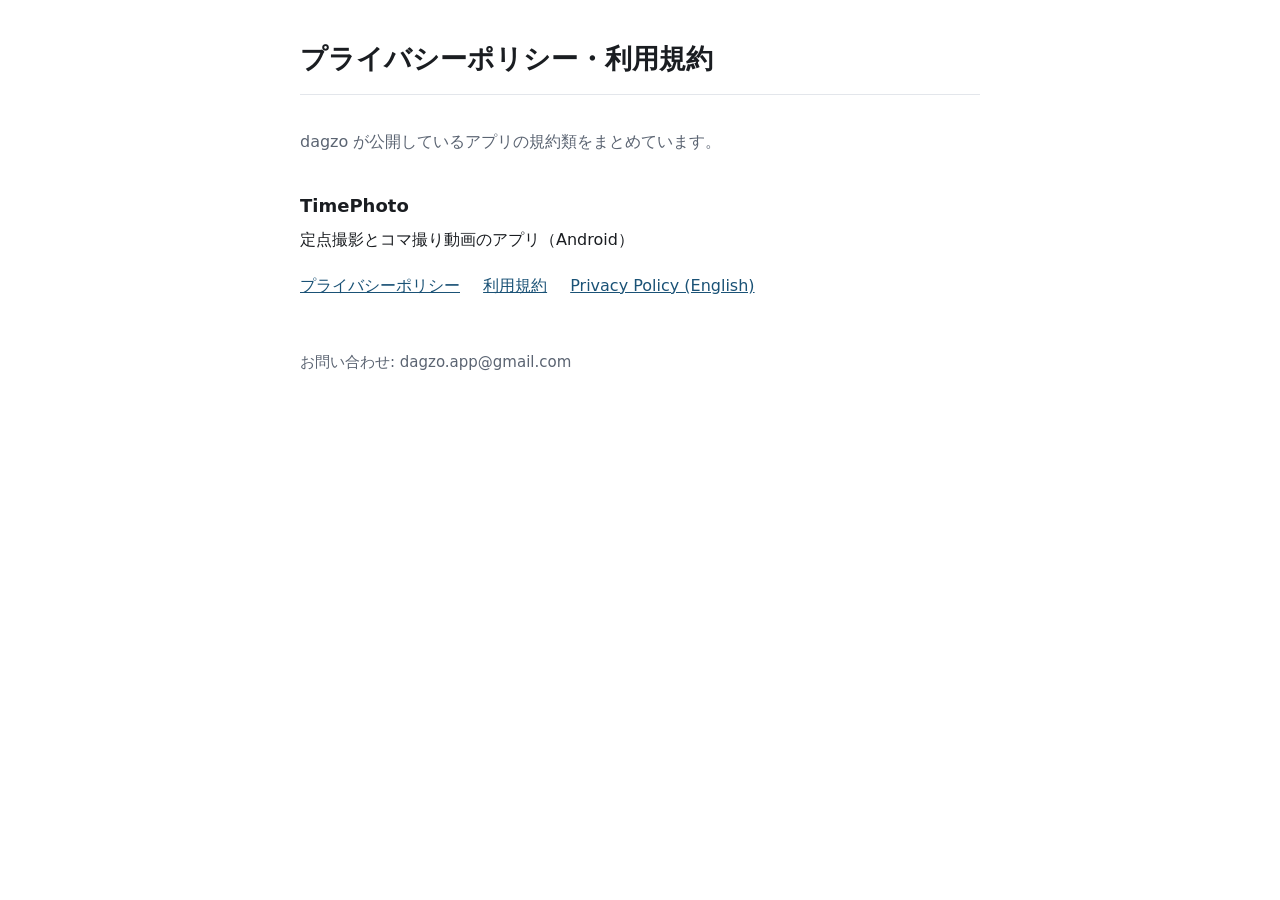
<file: index.html>
<!doctype html>
<html lang="ja">
<head>
<meta charset="utf-8">
<meta name="viewport" content="width=device-width, initial-scale=1">
<title>dagzo ｜ プライバシーポリシー・利用規約</title>
<meta name="description" content="dagzo が公開しているアプリのプライバシーポリシーと利用規約。">
<meta name="robots" content="index, follow">
<link rel="stylesheet" href="style.css">
</head>
<body>
<main>
  <h1>プライバシーポリシー・利用規約</h1>
  <p class="lead">dagzo が公開しているアプリの規約類をまとめています。</p>

  <ul class="apps">
    <li>
      <h2>TimePhoto</h2>
      <p>定点撮影とコマ撮り動画のアプリ（Android）</p>
      <p class="links">
        <a href="timephoto/privacy-ja.html">プライバシーポリシー</a>
        <a href="timephoto/terms-ja.html">利用規約</a>
        <a href="timephoto/privacy-en.html">Privacy Policy (English)</a>
      </p>
    </li>
  </ul>

  <p class="contact">お問い合わせ: dagzo.app@gmail.com</p>
</main>
</body>
</html>
</file>
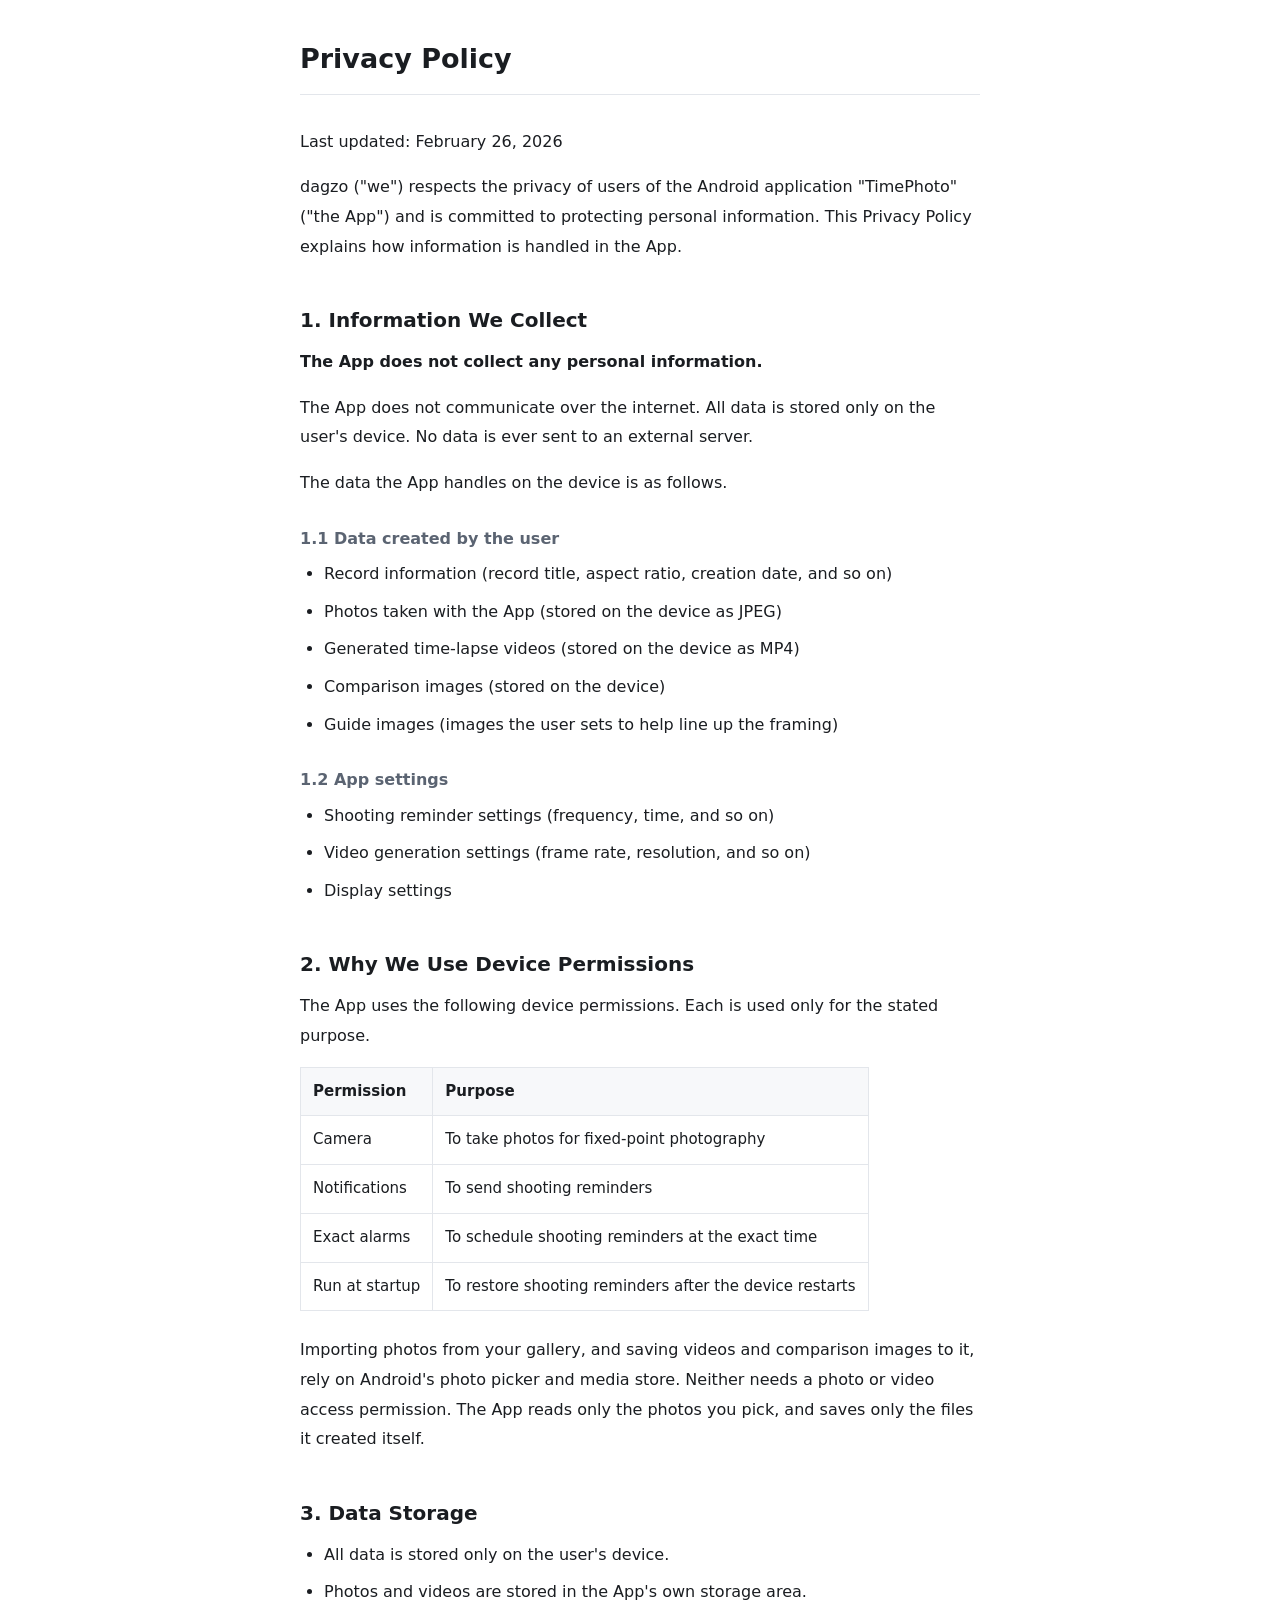
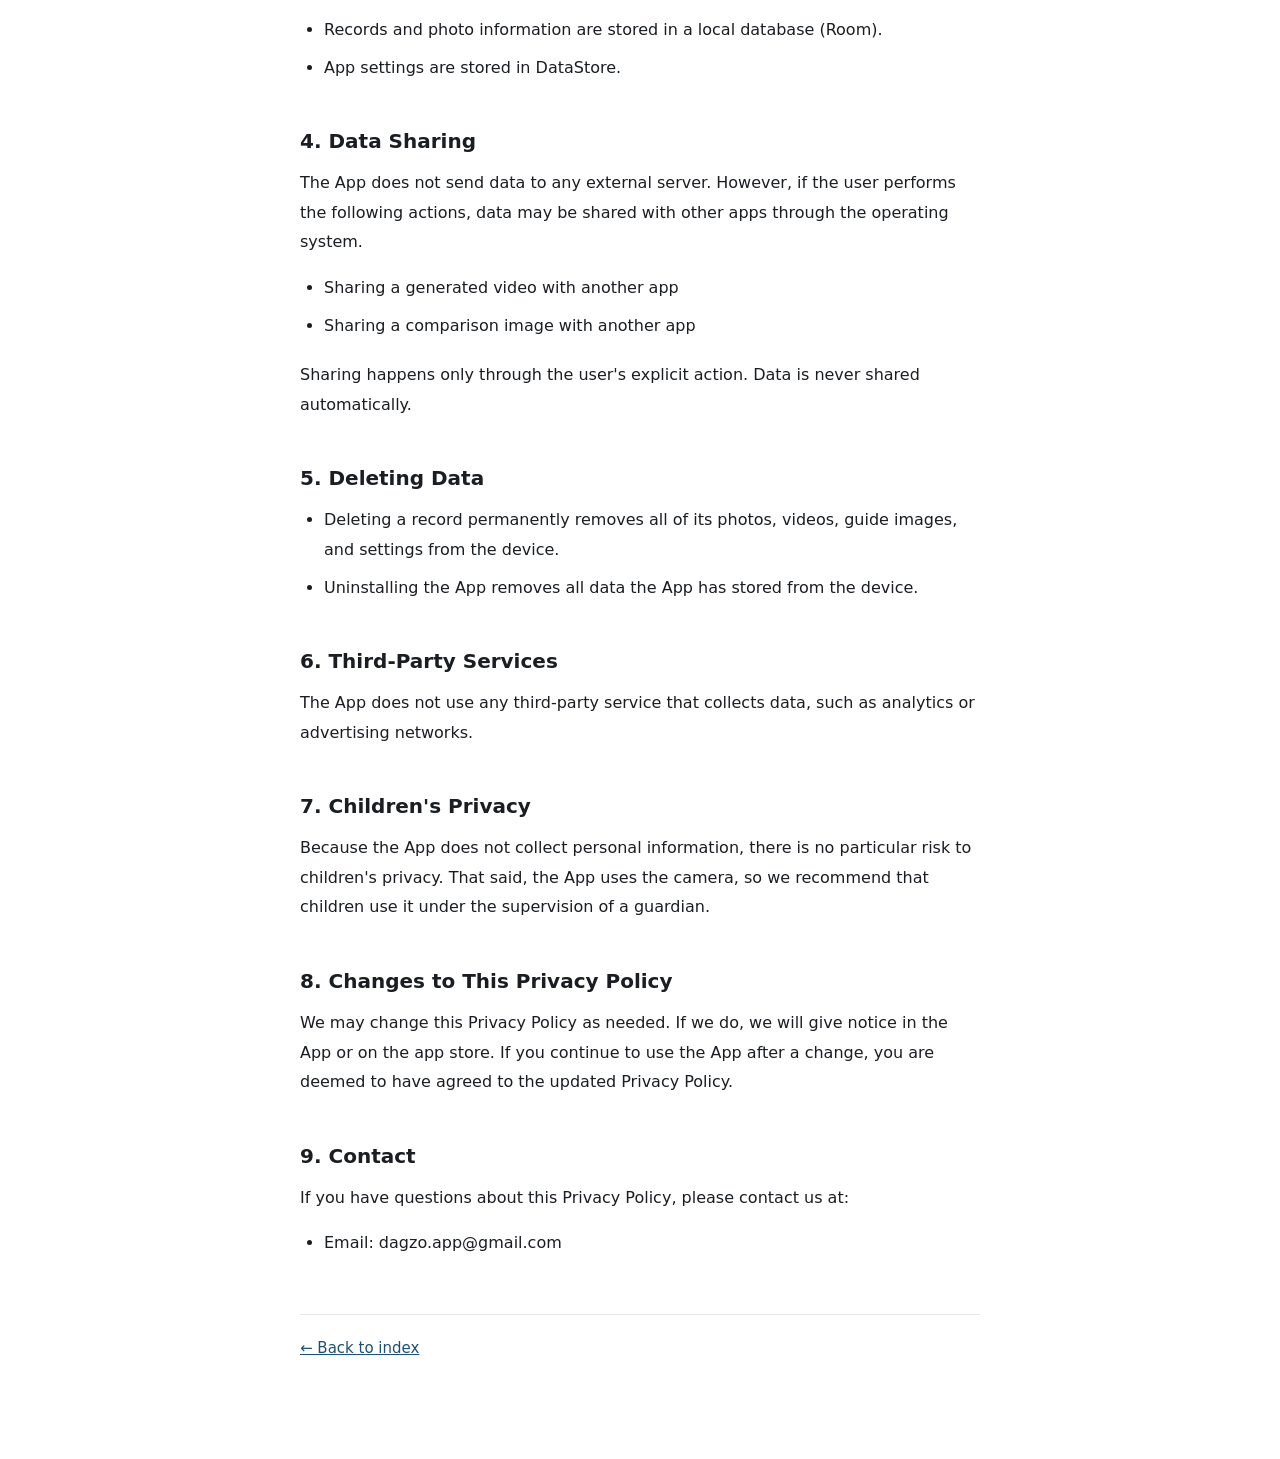
<file: timephoto/privacy-en.html>
<!doctype html>
<html lang="en">
<head>
<meta charset="utf-8">
<meta name="viewport" content="width=device-width, initial-scale=1">
<title>Privacy Policy | TimePhoto</title>
<meta name="robots" content="index, follow">
<link rel="stylesheet" href="../style.css">
</head>
<body>
<main>
<h1>Privacy Policy</h1>
<p>Last updated: February 26, 2026</p>
<p>dagzo (&quot;we&quot;) respects the privacy of users of the Android application &quot;TimePhoto&quot; (&quot;the App&quot;) and is committed to protecting personal information. This Privacy Policy explains how information is handled in the App.</p>
<h2>1. Information We Collect</h2>
<p><strong>The App does not collect any personal information.</strong></p>
<p>The App does not communicate over the internet. All data is stored only on the user&#x27;s device. No data is ever sent to an external server.</p>
<p>The data the App handles on the device is as follows.</p>
<h3>1.1 Data created by the user</h3>
<ul><li>Record information (record title, aspect ratio, creation date, and so on)</li><li>Photos taken with the App (stored on the device as JPEG)</li><li>Generated time-lapse videos (stored on the device as MP4)</li><li>Comparison images (stored on the device)</li><li>Guide images (images the user sets to help line up the framing)</li></ul>
<h3>1.2 App settings</h3>
<ul><li>Shooting reminder settings (frequency, time, and so on)</li><li>Video generation settings (frame rate, resolution, and so on)</li><li>Display settings</li></ul>
<h2>2. Why We Use Device Permissions</h2>
<p>The App uses the following device permissions. Each is used only for the stated purpose.</p>
<table><thead><tr><th>Permission</th><th>Purpose</th></tr></thead><tbody><tr><td>Camera</td><td>To take photos for fixed-point photography</td></tr><tr><td>Notifications</td><td>To send shooting reminders</td></tr><tr><td>Exact alarms</td><td>To schedule shooting reminders at the exact time</td></tr><tr><td>Run at startup</td><td>To restore shooting reminders after the device restarts</td></tr></tbody></table>
<p>Importing photos from your gallery, and saving videos and comparison images to it, rely on Android&#x27;s photo picker and media store. Neither needs a photo or video access permission. The App reads only the photos you pick, and saves only the files it created itself.</p>
<h2>3. Data Storage</h2>
<ul><li>All data is stored only on the user&#x27;s device.</li><li>Photos and videos are stored in the App&#x27;s own storage area.</li><li>Records and photo information are stored in a local database (Room).</li><li>App settings are stored in DataStore.</li></ul>
<h2>4. Data Sharing</h2>
<p>The App does not send data to any external server. However, if the user performs the following actions, data may be shared with other apps through the operating system.</p>
<ul><li>Sharing a generated video with another app</li><li>Sharing a comparison image with another app</li></ul>
<p>Sharing happens only through the user&#x27;s explicit action. Data is never shared automatically.</p>
<h2>5. Deleting Data</h2>
<ul><li>Deleting a record permanently removes all of its photos, videos, guide images, and settings from the device.</li><li>Uninstalling the App removes all data the App has stored from the device.</li></ul>
<h2>6. Third-Party Services</h2>
<p>The App does not use any third-party service that collects data, such as analytics or advertising networks.</p>
<h2>7. Children&#x27;s Privacy</h2>
<p>Because the App does not collect personal information, there is no particular risk to children&#x27;s privacy. That said, the App uses the camera, so we recommend that children use it under the supervision of a guardian.</p>
<h2>8. Changes to This Privacy Policy</h2>
<p>We may change this Privacy Policy as needed. If we do, we will give notice in the App or on the app store. If you continue to use the App after a change, you are deemed to have agreed to the updated Privacy Policy.</p>
<h2>9. Contact</h2>
<p>If you have questions about this Privacy Policy, please contact us at:</p>
<ul><li>Email: dagzo.app@gmail.com</li></ul>
<p class="back"><a href="../index.html">← Back to index</a></p>
</main>
</body>
</html>
</file>
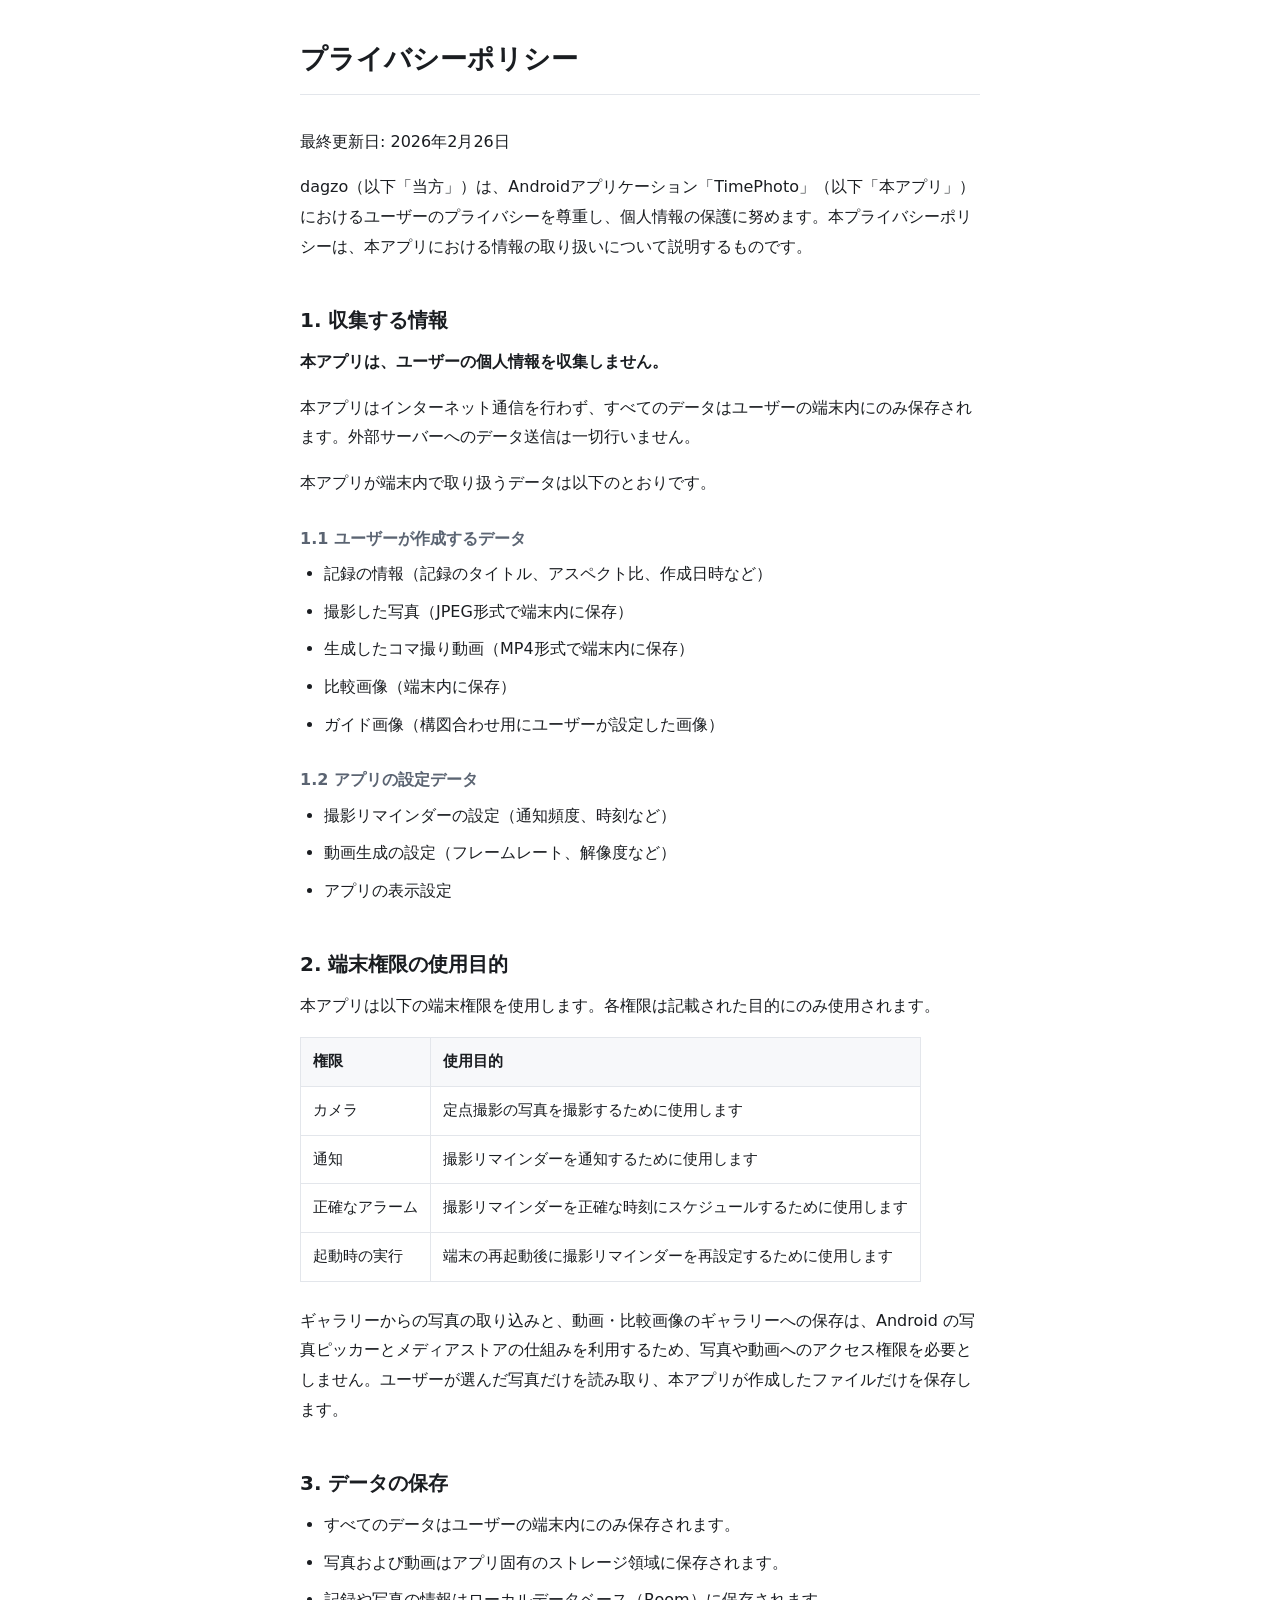
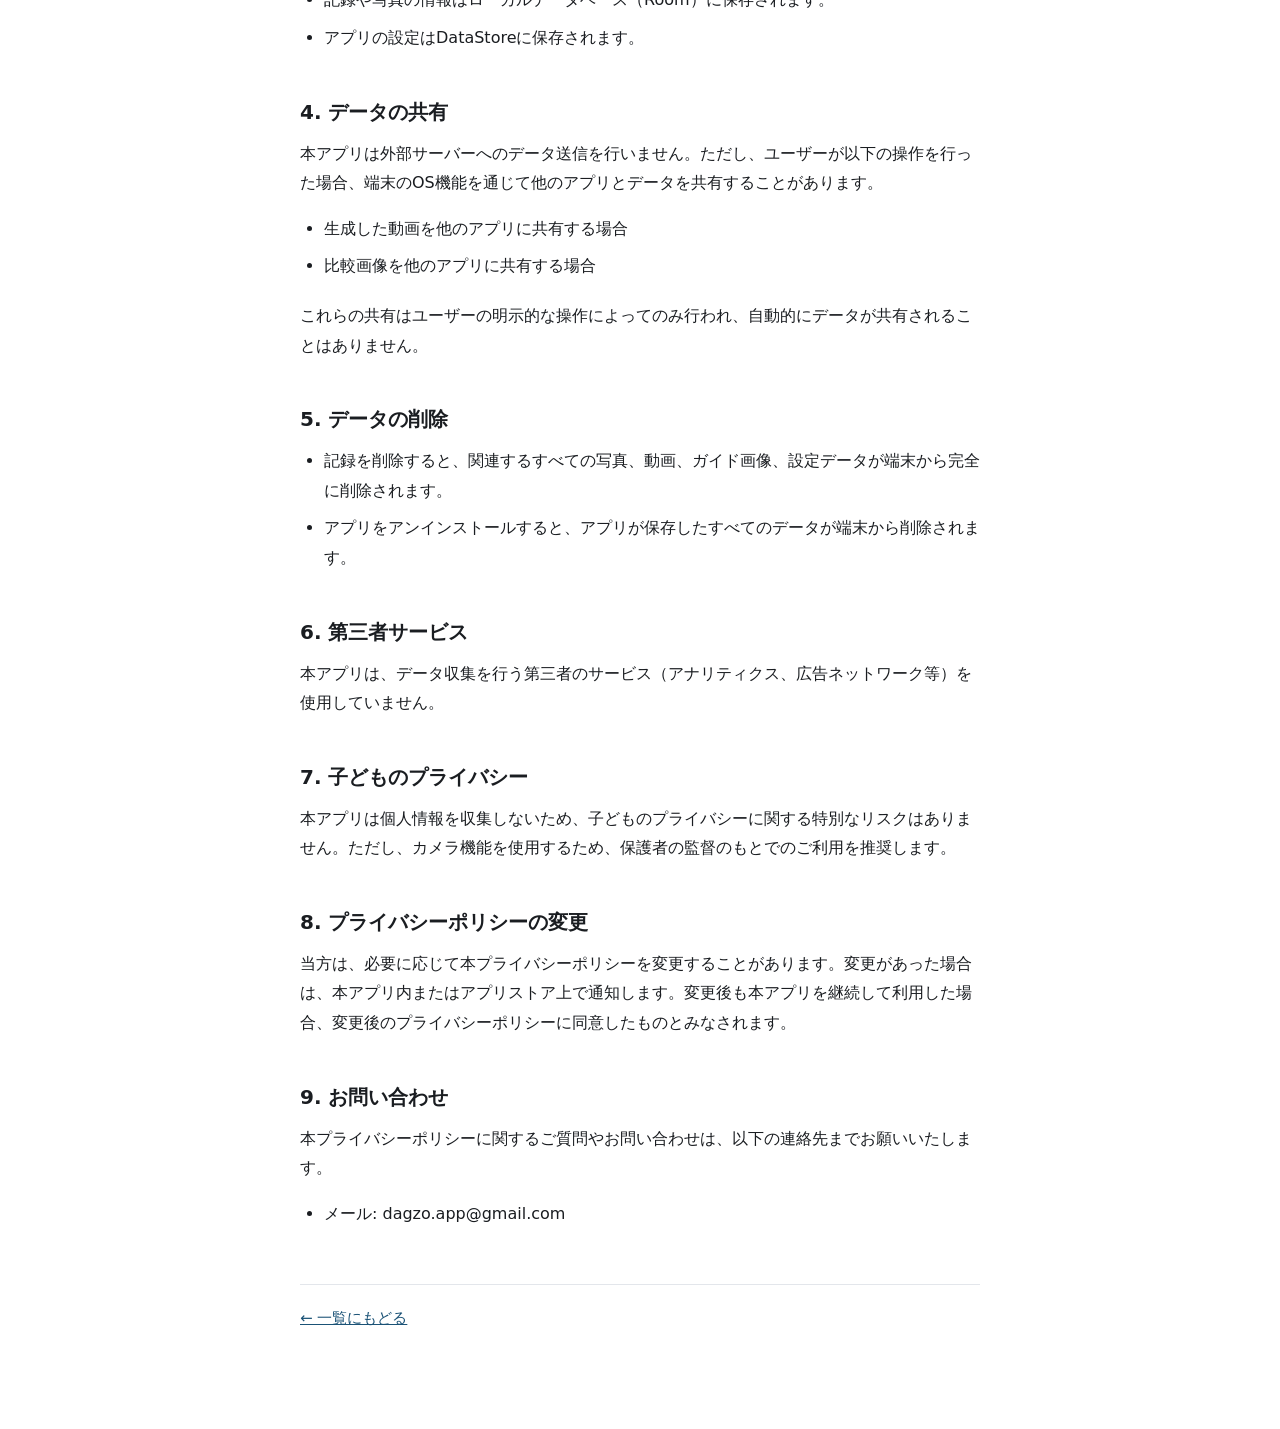
<file: timephoto/privacy-ja.html>
<!doctype html>
<html lang="ja">
<head>
<meta charset="utf-8">
<meta name="viewport" content="width=device-width, initial-scale=1">
<title>プライバシーポリシー ｜ TimePhoto</title>
<meta name="robots" content="index, follow">
<link rel="stylesheet" href="../style.css">
</head>
<body>
<main>
<h1>プライバシーポリシー</h1>
<p>最終更新日: 2026年2月26日</p>
<p>dagzo（以下「当方」）は、Androidアプリケーション「TimePhoto」（以下「本アプリ」）におけるユーザーのプライバシーを尊重し、個人情報の保護に努めます。本プライバシーポリシーは、本アプリにおける情報の取り扱いについて説明するものです。</p>
<h2>1. 収集する情報</h2>
<p><strong>本アプリは、ユーザーの個人情報を収集しません。</strong></p>
<p>本アプリはインターネット通信を行わず、すべてのデータはユーザーの端末内にのみ保存されます。外部サーバーへのデータ送信は一切行いません。</p>
<p>本アプリが端末内で取り扱うデータは以下のとおりです。</p>
<h3>1.1 ユーザーが作成するデータ</h3>
<ul><li>記録の情報（記録のタイトル、アスペクト比、作成日時など）</li><li>撮影した写真（JPEG形式で端末内に保存）</li><li>生成したコマ撮り動画（MP4形式で端末内に保存）</li><li>比較画像（端末内に保存）</li><li>ガイド画像（構図合わせ用にユーザーが設定した画像）</li></ul>
<h3>1.2 アプリの設定データ</h3>
<ul><li>撮影リマインダーの設定（通知頻度、時刻など）</li><li>動画生成の設定（フレームレート、解像度など）</li><li>アプリの表示設定</li></ul>
<h2>2. 端末権限の使用目的</h2>
<p>本アプリは以下の端末権限を使用します。各権限は記載された目的にのみ使用されます。</p>
<table><thead><tr><th>権限</th><th>使用目的</th></tr></thead><tbody><tr><td>カメラ</td><td>定点撮影の写真を撮影するために使用します</td></tr><tr><td>通知</td><td>撮影リマインダーを通知するために使用します</td></tr><tr><td>正確なアラーム</td><td>撮影リマインダーを正確な時刻にスケジュールするために使用します</td></tr><tr><td>起動時の実行</td><td>端末の再起動後に撮影リマインダーを再設定するために使用します</td></tr></tbody></table>
<p>ギャラリーからの写真の取り込みと、動画・比較画像のギャラリーへの保存は、Android の写真ピッカーとメディアストアの仕組みを利用するため、写真や動画へのアクセス権限を必要としません。ユーザーが選んだ写真だけを読み取り、本アプリが作成したファイルだけを保存します。</p>
<h2>3. データの保存</h2>
<ul><li>すべてのデータはユーザーの端末内にのみ保存されます。</li><li>写真および動画はアプリ固有のストレージ領域に保存されます。</li><li>記録や写真の情報はローカルデータベース（Room）に保存されます。</li><li>アプリの設定はDataStoreに保存されます。</li></ul>
<h2>4. データの共有</h2>
<p>本アプリは外部サーバーへのデータ送信を行いません。ただし、ユーザーが以下の操作を行った場合、端末のOS機能を通じて他のアプリとデータを共有することがあります。</p>
<ul><li>生成した動画を他のアプリに共有する場合</li><li>比較画像を他のアプリに共有する場合</li></ul>
<p>これらの共有はユーザーの明示的な操作によってのみ行われ、自動的にデータが共有されることはありません。</p>
<h2>5. データの削除</h2>
<ul><li>記録を削除すると、関連するすべての写真、動画、ガイド画像、設定データが端末から完全に削除されます。</li><li>アプリをアンインストールすると、アプリが保存したすべてのデータが端末から削除されます。</li></ul>
<h2>6. 第三者サービス</h2>
<p>本アプリは、データ収集を行う第三者のサービス（アナリティクス、広告ネットワーク等）を使用していません。</p>
<h2>7. 子どものプライバシー</h2>
<p>本アプリは個人情報を収集しないため、子どものプライバシーに関する特別なリスクはありません。ただし、カメラ機能を使用するため、保護者の監督のもとでのご利用を推奨します。</p>
<h2>8. プライバシーポリシーの変更</h2>
<p>当方は、必要に応じて本プライバシーポリシーを変更することがあります。変更があった場合は、本アプリ内またはアプリストア上で通知します。変更後も本アプリを継続して利用した場合、変更後のプライバシーポリシーに同意したものとみなされます。</p>
<h2>9. お問い合わせ</h2>
<p>本プライバシーポリシーに関するご質問やお問い合わせは、以下の連絡先までお願いいたします。</p>
<ul><li>メール: dagzo.app@gmail.com</li></ul>
<p class="back"><a href="../index.html">← 一覧にもどる</a></p>
</main>
</body>
</html>
</file>
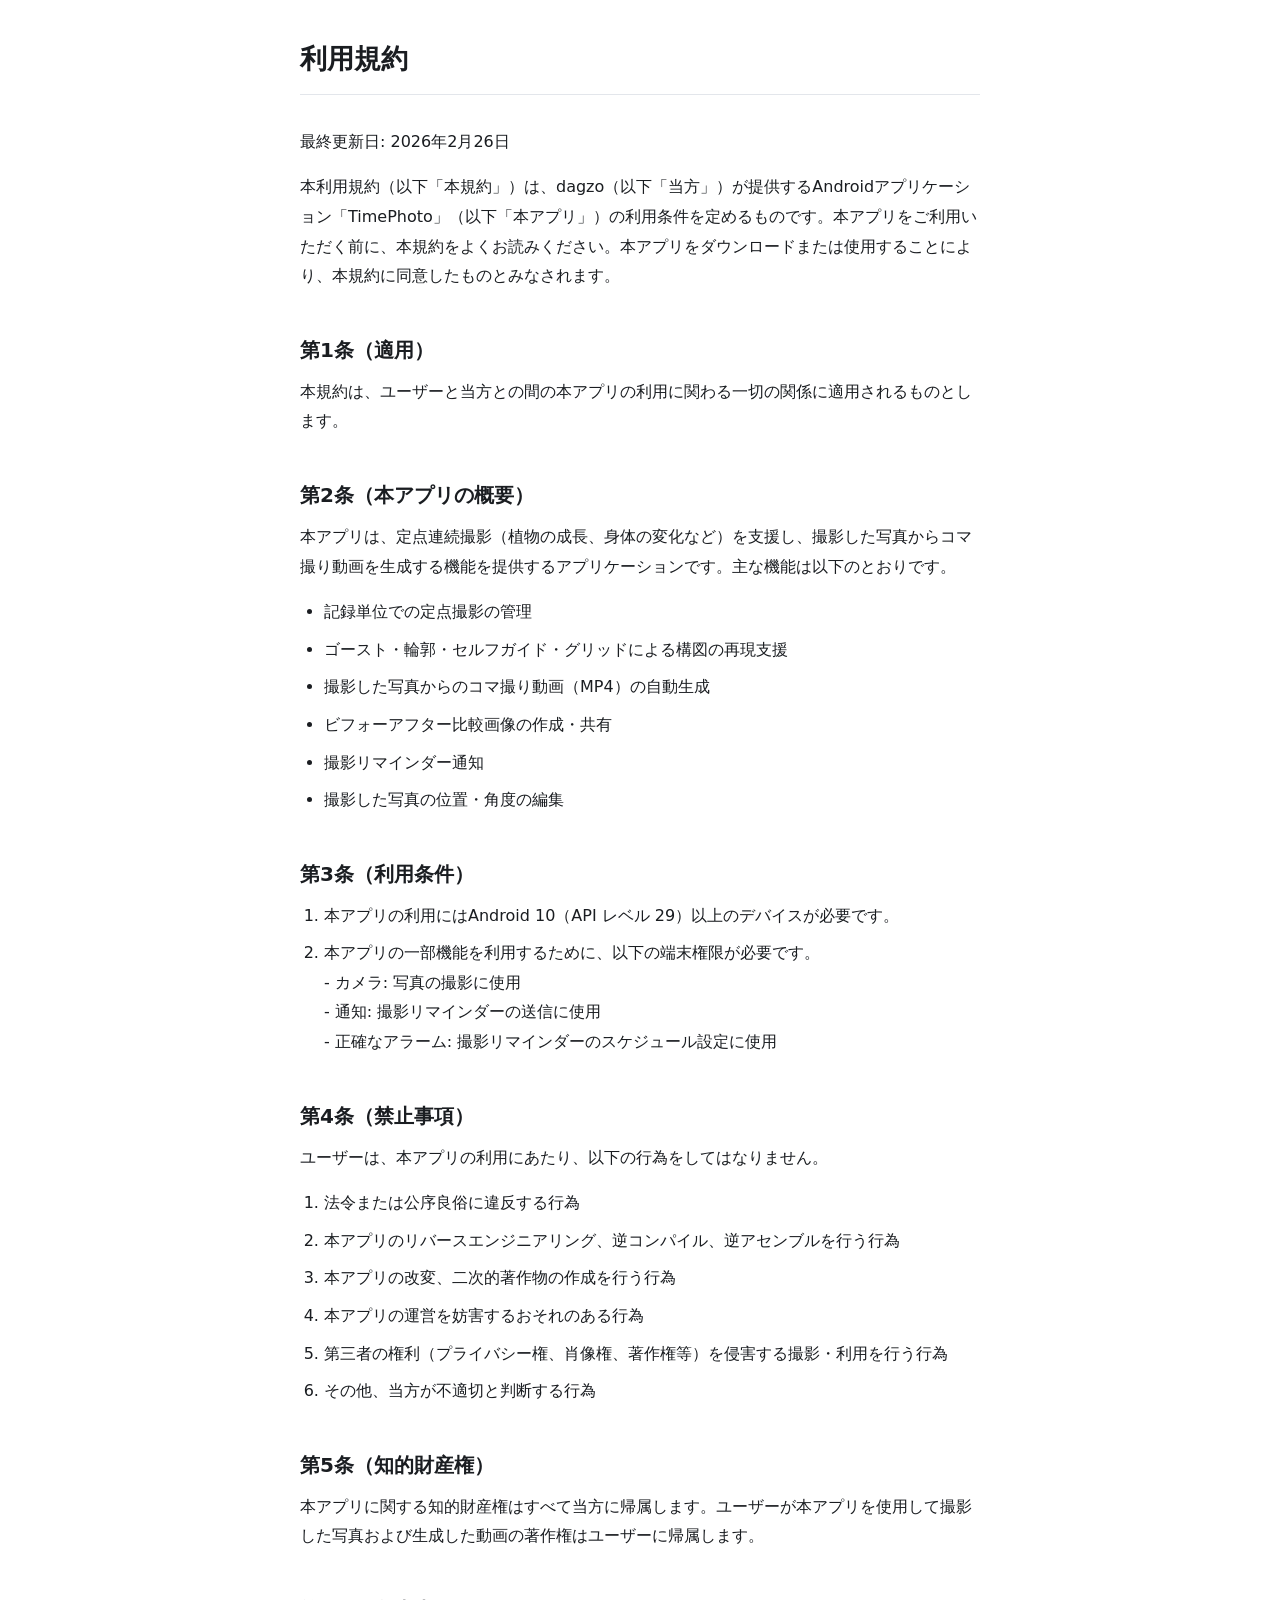
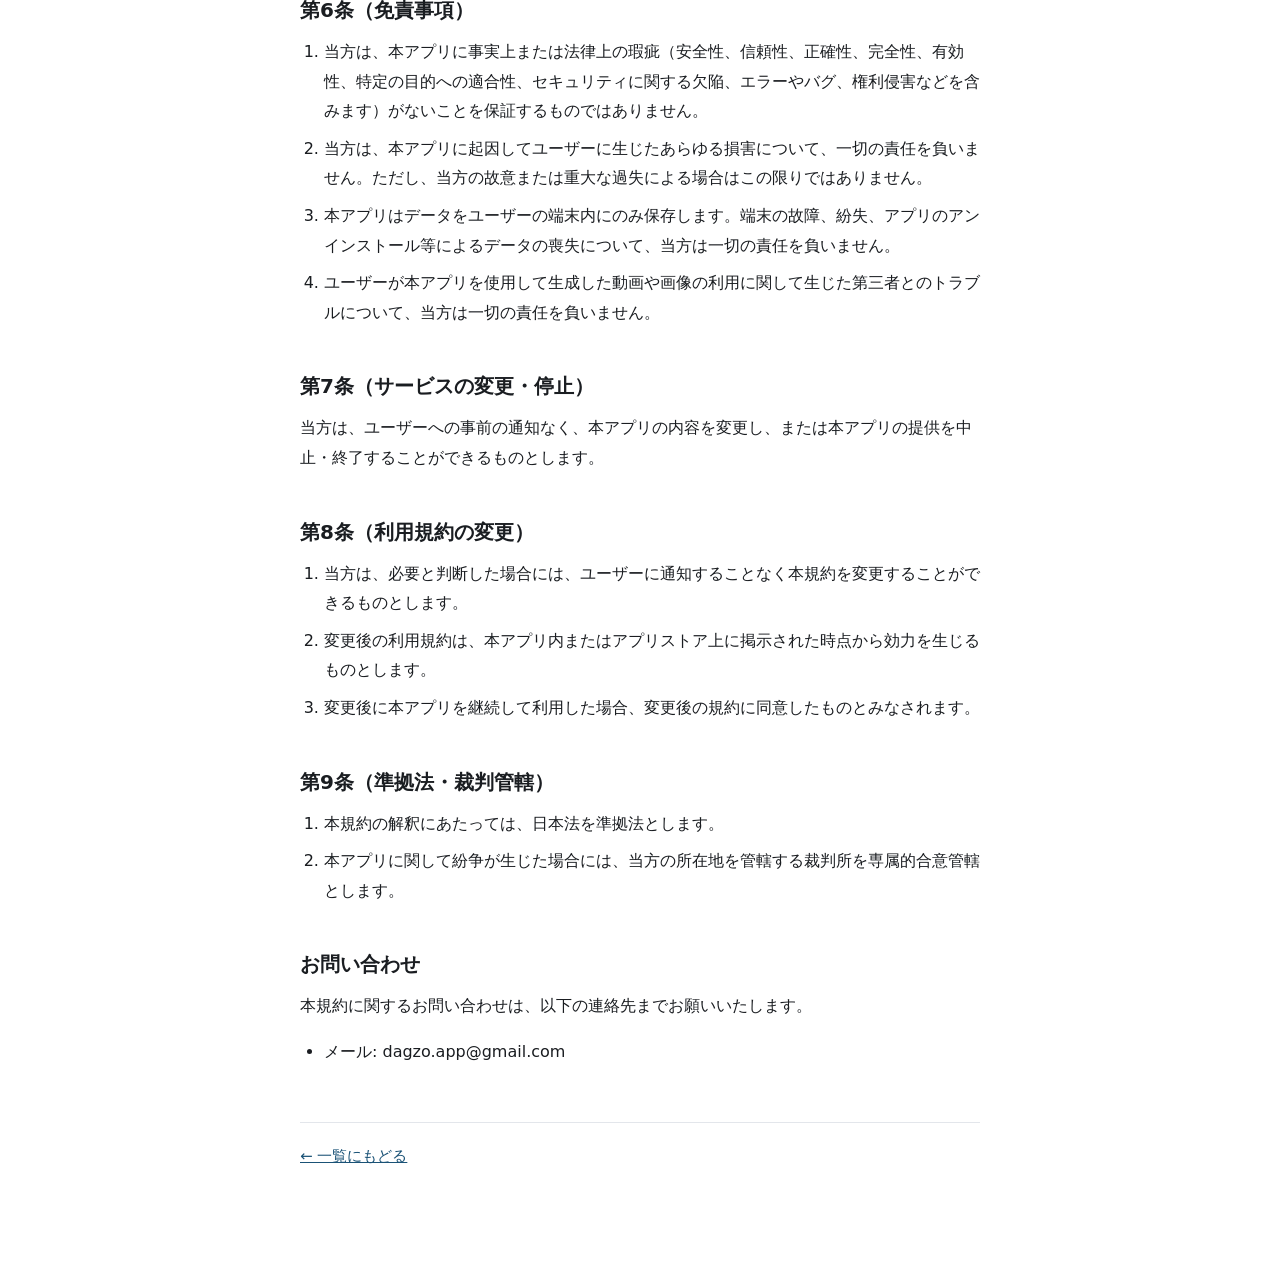
<file: timephoto/terms-ja.html>
<!doctype html>
<html lang="ja">
<head>
<meta charset="utf-8">
<meta name="viewport" content="width=device-width, initial-scale=1">
<title>利用規約 ｜ TimePhoto</title>
<meta name="robots" content="index, follow">
<link rel="stylesheet" href="../style.css">
</head>
<body>
<main>
<h1>利用規約</h1>
<p>最終更新日: 2026年2月26日</p>
<p>本利用規約（以下「本規約」）は、dagzo（以下「当方」）が提供するAndroidアプリケーション「TimePhoto」（以下「本アプリ」）の利用条件を定めるものです。本アプリをご利用いただく前に、本規約をよくお読みください。本アプリをダウンロードまたは使用することにより、本規約に同意したものとみなされます。</p>
<h2>第1条（適用）</h2>
<p>本規約は、ユーザーと当方との間の本アプリの利用に関わる一切の関係に適用されるものとします。</p>
<h2>第2条（本アプリの概要）</h2>
<p>本アプリは、定点連続撮影（植物の成長、身体の変化など）を支援し、撮影した写真からコマ撮り動画を生成する機能を提供するアプリケーションです。主な機能は以下のとおりです。</p>
<ul><li>記録単位での定点撮影の管理</li><li>ゴースト・輪郭・セルフガイド・グリッドによる構図の再現支援</li><li>撮影した写真からのコマ撮り動画（MP4）の自動生成</li><li>ビフォーアフター比較画像の作成・共有</li><li>撮影リマインダー通知</li><li>撮影した写真の位置・角度の編集</li></ul>
<h2>第3条（利用条件）</h2>
<ol><li>本アプリの利用にはAndroid 10（API レベル 29）以上のデバイスが必要です。</li><li>本アプリの一部機能を利用するために、以下の端末権限が必要です。<br>   - カメラ: 写真の撮影に使用<br>   - 通知: 撮影リマインダーの送信に使用<br>   - 正確なアラーム: 撮影リマインダーのスケジュール設定に使用</li></ol>
<h2>第4条（禁止事項）</h2>
<p>ユーザーは、本アプリの利用にあたり、以下の行為をしてはなりません。</p>
<ol><li>法令または公序良俗に違反する行為</li><li>本アプリのリバースエンジニアリング、逆コンパイル、逆アセンブルを行う行為</li><li>本アプリの改変、二次的著作物の作成を行う行為</li><li>本アプリの運営を妨害するおそれのある行為</li><li>第三者の権利（プライバシー権、肖像権、著作権等）を侵害する撮影・利用を行う行為</li><li>その他、当方が不適切と判断する行為</li></ol>
<h2>第5条（知的財産権）</h2>
<p>本アプリに関する知的財産権はすべて当方に帰属します。ユーザーが本アプリを使用して撮影した写真および生成した動画の著作権はユーザーに帰属します。</p>
<h2>第6条（免責事項）</h2>
<ol><li>当方は、本アプリに事実上または法律上の瑕疵（安全性、信頼性、正確性、完全性、有効性、特定の目的への適合性、セキュリティに関する欠陥、エラーやバグ、権利侵害などを含みます）がないことを保証するものではありません。</li><li>当方は、本アプリに起因してユーザーに生じたあらゆる損害について、一切の責任を負いません。ただし、当方の故意または重大な過失による場合はこの限りではありません。</li><li>本アプリはデータをユーザーの端末内にのみ保存します。端末の故障、紛失、アプリのアンインストール等によるデータの喪失について、当方は一切の責任を負いません。</li><li>ユーザーが本アプリを使用して生成した動画や画像の利用に関して生じた第三者とのトラブルについて、当方は一切の責任を負いません。</li></ol>
<h2>第7条（サービスの変更・停止）</h2>
<p>当方は、ユーザーへの事前の通知なく、本アプリの内容を変更し、または本アプリの提供を中止・終了することができるものとします。</p>
<h2>第8条（利用規約の変更）</h2>
<ol><li>当方は、必要と判断した場合には、ユーザーに通知することなく本規約を変更することができるものとします。</li><li>変更後の利用規約は、本アプリ内またはアプリストア上に掲示された時点から効力を生じるものとします。</li><li>変更後に本アプリを継続して利用した場合、変更後の規約に同意したものとみなされます。</li></ol>
<h2>第9条（準拠法・裁判管轄）</h2>
<ol><li>本規約の解釈にあたっては、日本法を準拠法とします。</li><li>本アプリに関して紛争が生じた場合には、当方の所在地を管轄する裁判所を専属的合意管轄とします。</li></ol>
<h2>お問い合わせ</h2>
<p>本規約に関するお問い合わせは、以下の連絡先までお願いいたします。</p>
<ul><li>メール: dagzo.app@gmail.com</li></ul>
<p class="back"><a href="../index.html">← 一覧にもどる</a></p>
</main>
</body>
</html>
</file>
<file: style.css>
/* 法的文書なので、読みやすさだけを優先する。装飾はつけない。 */
:root {
  --text: #1A1D21;
  --muted: #5B6472;
  --border: #E3E6EB;
  --link: #1A5276;
  --bg: #FFFFFF;
}

* { box-sizing: border-box; }

body {
  margin: 0;
  background: var(--bg);
  color: var(--text);
  font-family: system-ui, -apple-system, "Hiragino Sans", "Noto Sans JP", sans-serif;
  font-size: 16px;
  line-height: 1.85;
  -webkit-text-size-adjust: 100%;
}

main {
  max-width: 720px;
  margin: 0 auto;
  padding: 40px 20px 80px;
}

h1 {
  font-size: 27px;
  line-height: 1.4;
  margin: 0 0 32px;
  padding-bottom: 16px;
  border-bottom: 1px solid var(--border);
}
h2 { font-size: 20px; line-height: 1.5; margin: 44px 0 12px; }
h3 { font-size: 16px; line-height: 1.6; margin: 28px 0 8px; color: var(--muted); }

p  { margin: 0 0 16px; }
ul, ol { margin: 0 0 20px; padding-left: 1.5em; }
li { margin-bottom: 8px; }

strong { font-weight: 700; }

a { color: var(--link); }
a:hover { text-decoration: none; }

code {
  background: #F3F5F7;
  border-radius: 4px;
  padding: 1px 5px;
  font-size: .92em;
}

/* 表は狭い画面では横に送る。文字を縮めて読めなくするより素直 */
table {
  width: 100%;
  border-collapse: collapse;
  margin: 0 0 24px;
  font-size: 15px;
  display: block;
  overflow-x: auto;
}
th, td {
  border: 1px solid var(--border);
  padding: 10px 12px;
  text-align: left;
  vertical-align: top;
  min-width: 7em;
}
th { background: #F7F8FA; font-weight: 600; white-space: nowrap; }

.back {
  margin-top: 56px;
  padding-top: 20px;
  border-top: 1px solid var(--border);
  font-size: 15px;
}

/* アプリ一覧（index）用 */
.apps { list-style: none; padding: 0; }
.apps li { margin-bottom: 28px; }
.apps h2 { margin: 0 0 6px; font-size: 18px; }
.apps .links a { margin-right: 18px; white-space: nowrap; }
.lead { color: var(--muted); margin-bottom: 36px; }
.contact { margin-top: 48px; font-size: 15px; color: var(--muted); }
</file>
